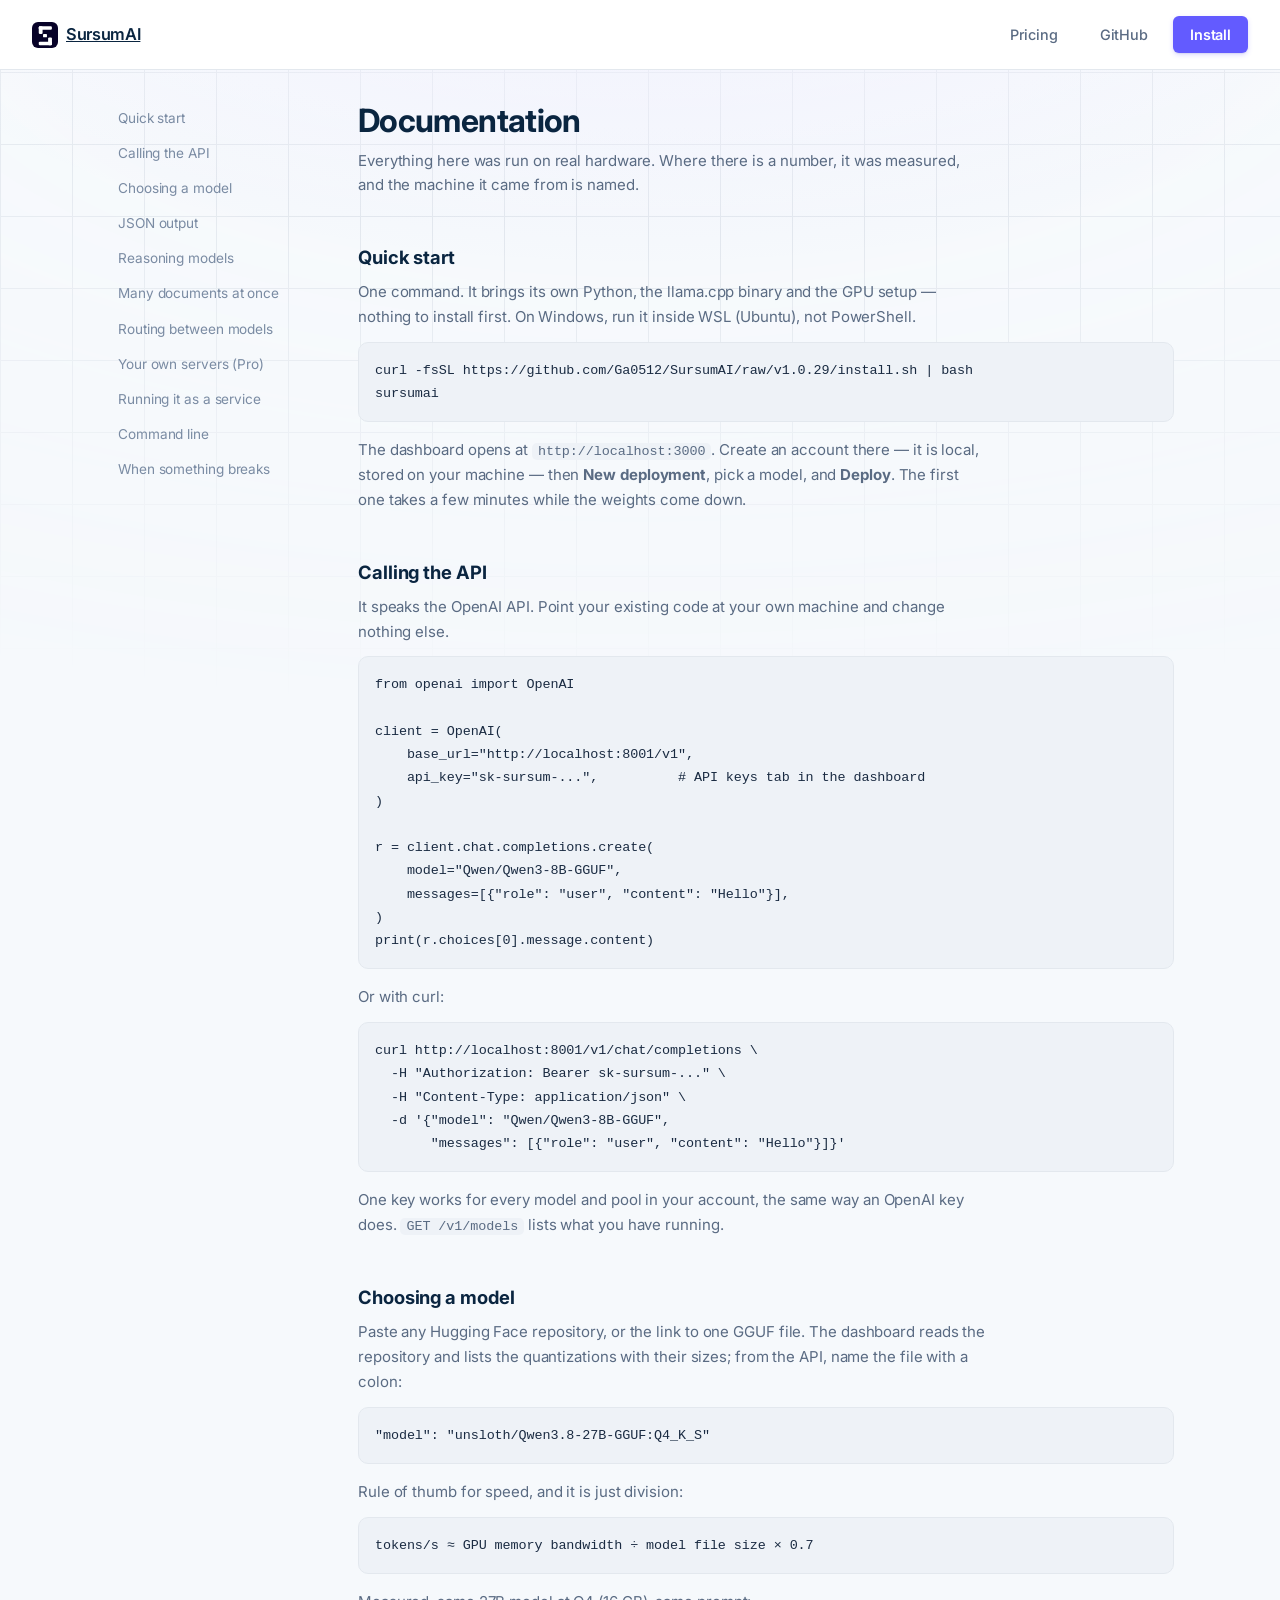
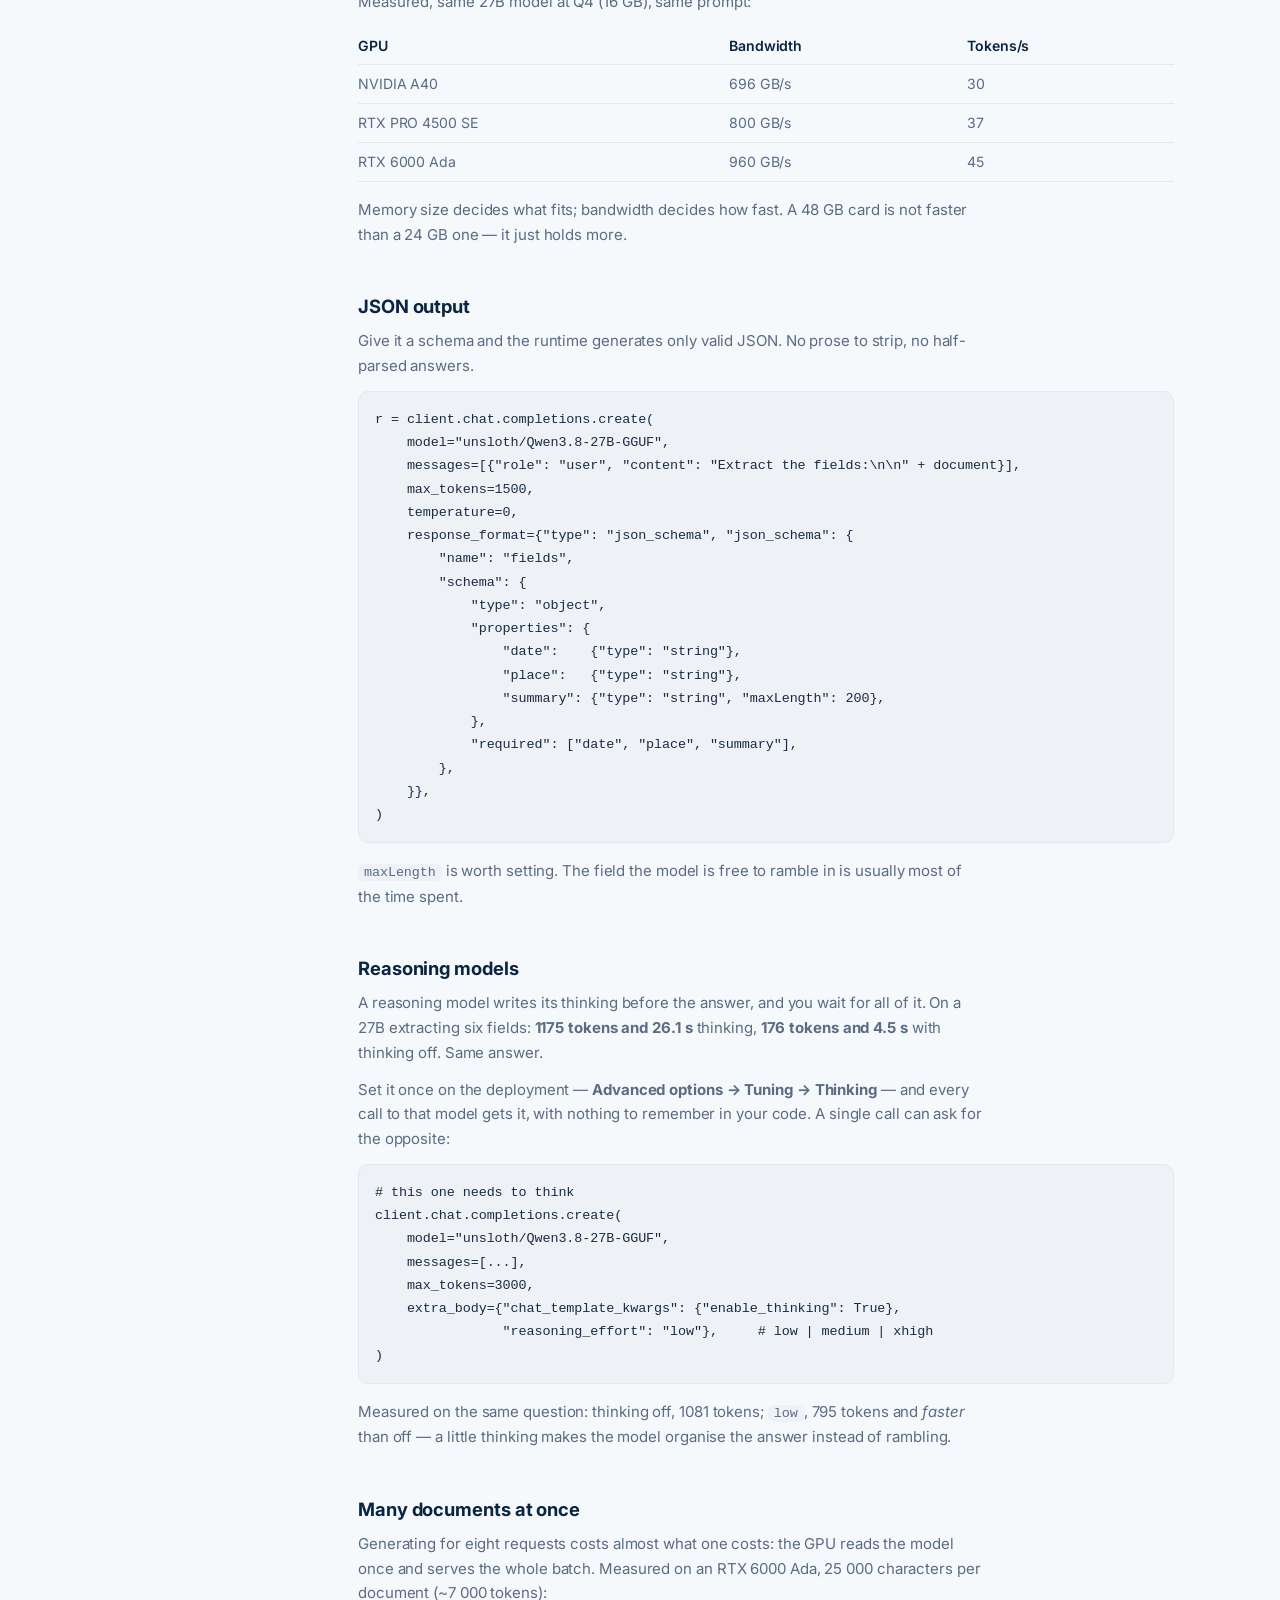
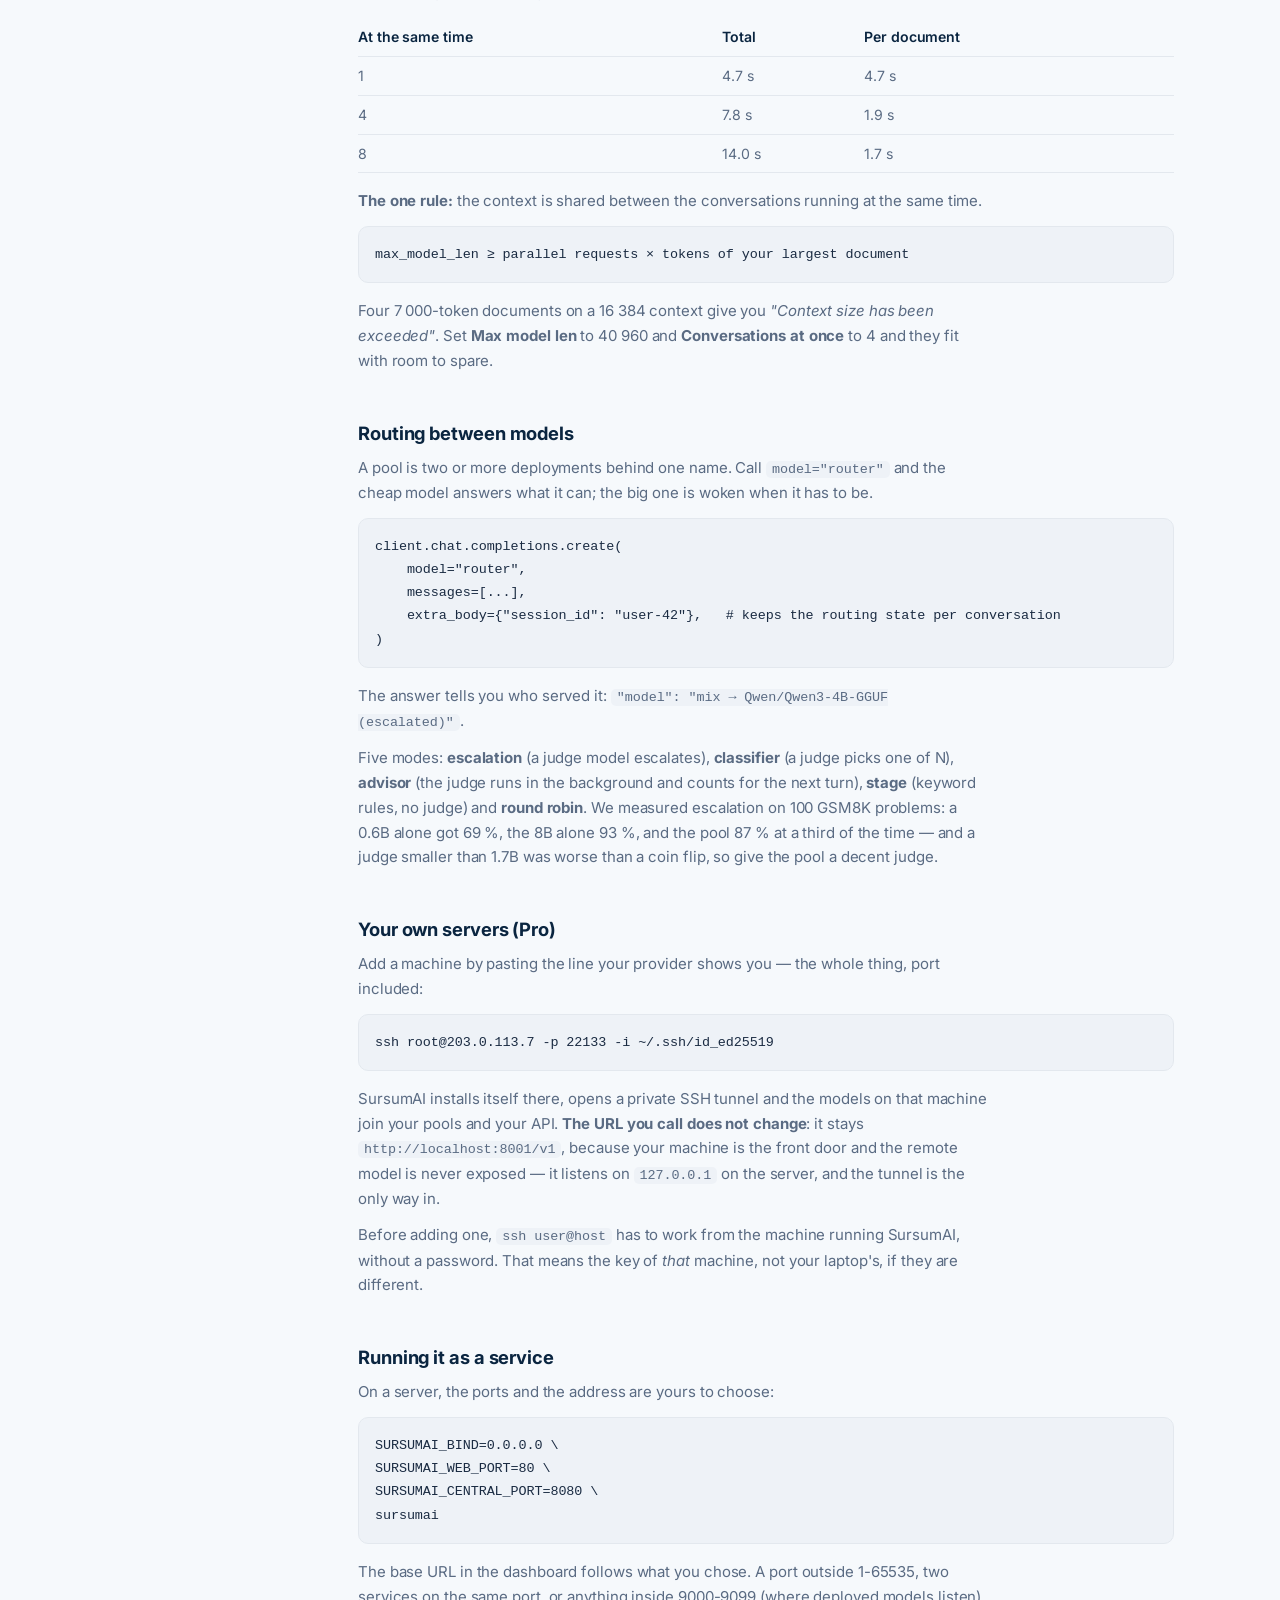
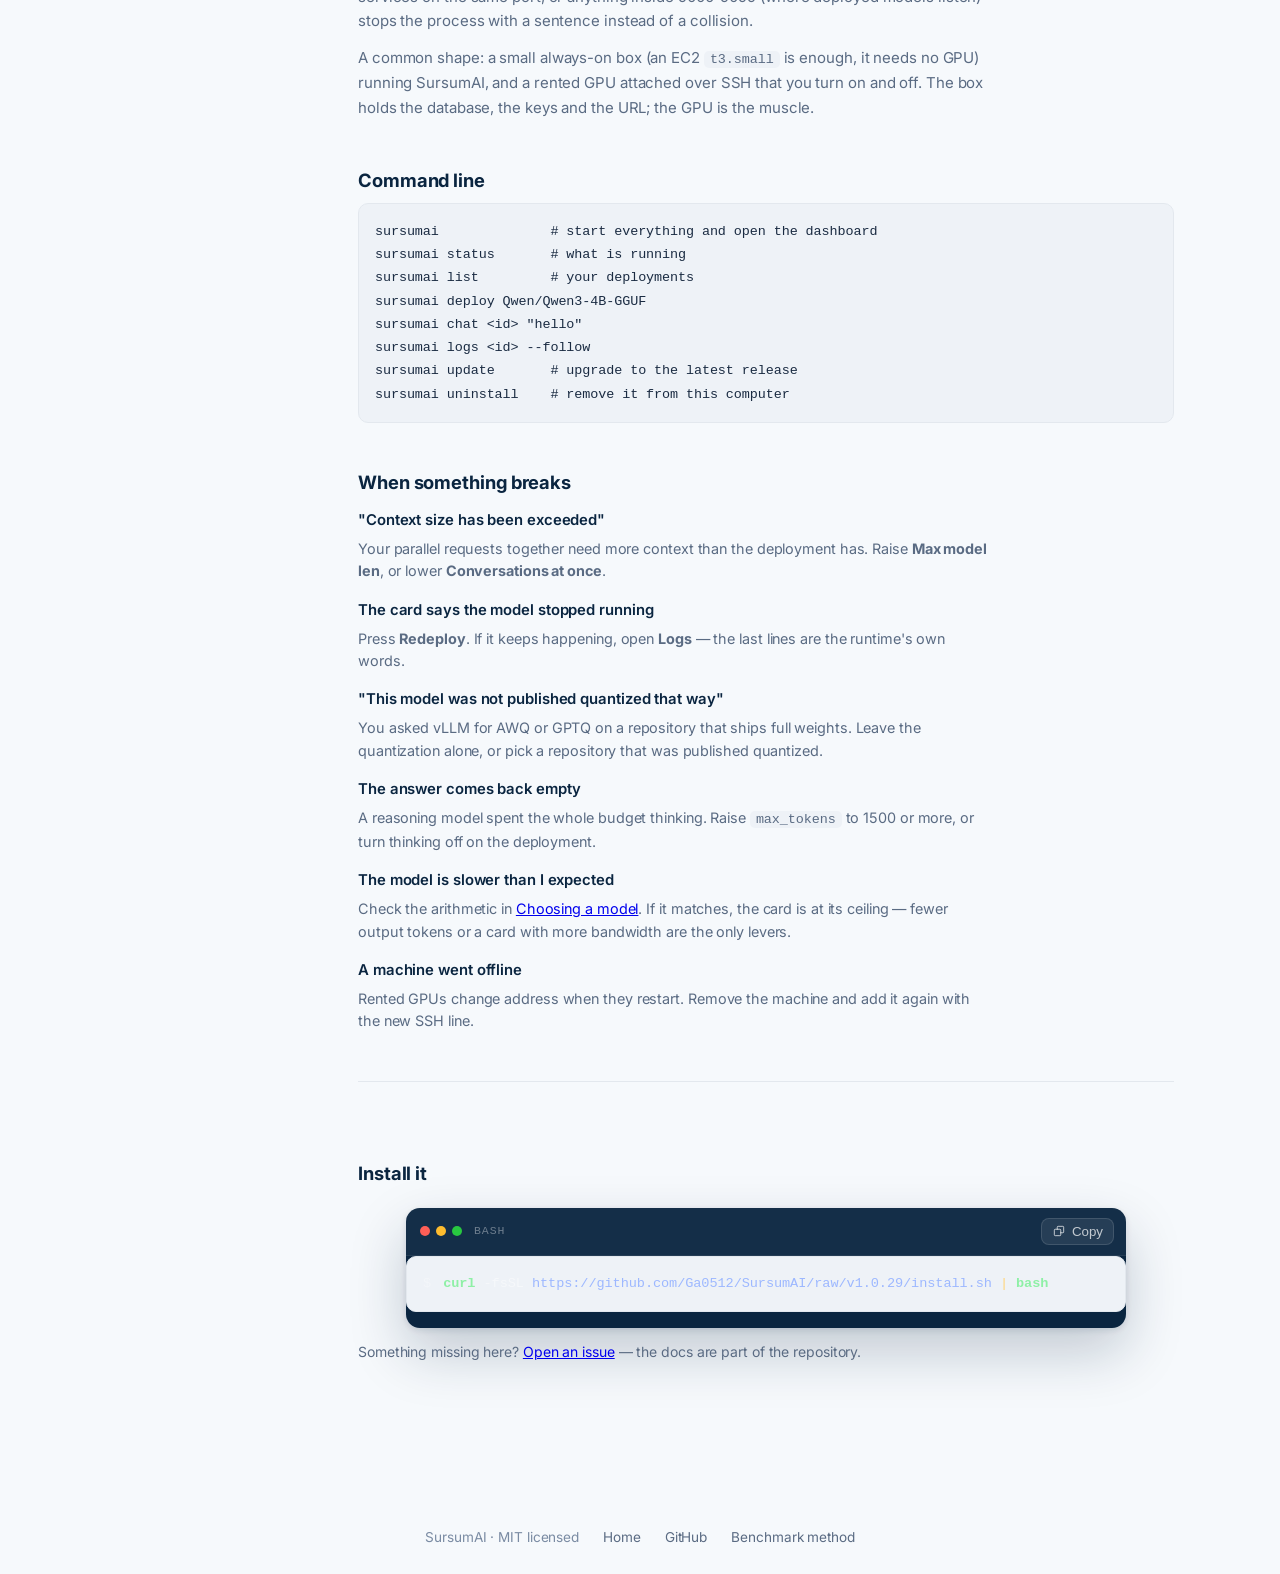
<file: site/docs.html>
<!DOCTYPE html>
<html lang="en">
<head>
  <meta charset="UTF-8" />
  <meta name="viewport" content="width=device-width, initial-scale=1.0" />
  <title>SursumAI docs — install, API, tuning</title>
  <meta name="description" content="How to install SursumAI, call it from your code with the OpenAI SDK, tune a deployment, and run models on your own servers over SSH." />
  <link rel="icon" type="image/svg+xml" href="favicon.svg" />
  <link rel="stylesheet" href="style.css" />
</head>
<body>
  <div class="bg"></div>

  <main id="landing">
    <nav class="nav">
      <a class="logo" href="/"><svg class="logo-mark" aria-hidden="true" xmlns="http://www.w3.org/2000/svg" viewBox="0 0 800 800"><rect width="800" height="800" fill="#070228"/><g fill="#fff"><rect x="208" y="130" width="404" height="105" rx="36"/><rect x="208" y="130" width="118" height="238" rx="36"/><rect x="340" y="368" width="120" height="105" rx="22"/><rect x="496" y="474" width="118" height="238" rx="36"/><rect x="208" y="606" width="406" height="106" rx="36"/></g></svg>SursumAI</a>
      <div class="site-links">
        <a class="btn btn-ghost" href="/#pricing">Pricing</a>
        <a class="btn btn-ghost" href="https://github.com/Ga0512/SursumAI" target="_blank" rel="noopener">GitHub</a>
        <a class="btn btn-primary" href="/#install">Install</a>
      </div>
    </nav>

    <div class="docs">
      <aside class="docs-nav">
        <a href="#start">Quick start</a>
        <a href="#api">Calling the API</a>
        <a href="#models">Choosing a model</a>
        <a href="#json">JSON output</a>
        <a href="#thinking">Reasoning models</a>
        <a href="#batch">Many documents at once</a>
        <a href="#router">Routing between models</a>
        <a href="#machines">Your own servers (Pro)</a>
        <a href="#service">Running it as a service</a>
        <a href="#cli">Command line</a>
        <a href="#trouble">When something breaks</a>
      </aside>

      <article class="docs-body">
        <h1>Documentation</h1>
        <p class="docs-lead">Everything here was run on real hardware. Where there is a
          number, it was measured, and the machine it came from is named.</p>

        <h2 id="start">Quick start</h2>
        <p>One command. It brings its own Python, the llama.cpp binary and the GPU
          setup — nothing to install first. On Windows, run it inside WSL (Ubuntu),
          not PowerShell.</p>
        <pre><code>curl -fsSL https://github.com/Ga0512/SursumAI/raw/v1.0.29/install.sh | bash
sursumai</code></pre>
        <p>The dashboard opens at <code>http://localhost:3000</code>. Create an account
          there — it is local, stored on your machine — then <b>New deployment</b>, pick
          a model, and <b>Deploy</b>. The first one takes a few minutes while the weights
          come down.</p>

        <h2 id="api">Calling the API</h2>
        <p>It speaks the OpenAI API. Point your existing code at your own machine and
          change nothing else.</p>
        <pre><code>from openai import OpenAI

client = OpenAI(
    base_url="http://localhost:8001/v1",
    api_key="sk-sursum-...",          # API keys tab in the dashboard
)

r = client.chat.completions.create(
    model="Qwen/Qwen3-8B-GGUF",
    messages=[{"role": "user", "content": "Hello"}],
)
print(r.choices[0].message.content)</code></pre>
        <p>Or with curl:</p>
        <pre><code>curl http://localhost:8001/v1/chat/completions \
  -H "Authorization: Bearer sk-sursum-..." \
  -H "Content-Type: application/json" \
  -d '{"model": "Qwen/Qwen3-8B-GGUF",
       "messages": [{"role": "user", "content": "Hello"}]}'</code></pre>
        <p>One key works for every model and pool in your account, the same way an
          OpenAI key does. <code>GET /v1/models</code> lists what you have running.</p>

        <h2 id="models">Choosing a model</h2>
        <p>Paste any Hugging Face repository, or the link to one GGUF file. The
          dashboard reads the repository and lists the quantizations with their sizes;
          from the API, name the file with a colon:</p>
        <pre><code>"model": "unsloth/Qwen3.8-27B-GGUF:Q4_K_S"</code></pre>
        <p>Rule of thumb for speed, and it is just division:</p>
        <pre><code>tokens/s ≈ GPU memory bandwidth ÷ model file size × 0.7</code></pre>
        <p>Measured, same 27B model at Q4 (16 GB), same prompt:</p>
        <table class="docs-table">
          <thead><tr><th>GPU</th><th>Bandwidth</th><th>Tokens/s</th></tr></thead>
          <tbody>
            <tr><td>NVIDIA A40</td><td>696 GB/s</td><td>30</td></tr>
            <tr><td>RTX PRO 4500 SE</td><td>800 GB/s</td><td>37</td></tr>
            <tr><td>RTX 6000 Ada</td><td>960 GB/s</td><td>45</td></tr>
          </tbody>
        </table>
        <p>Memory size decides what fits; bandwidth decides how fast. A 48 GB card is
          not faster than a 24 GB one — it just holds more.</p>

        <h2 id="json">JSON output</h2>
        <p>Give it a schema and the runtime generates only valid JSON. No prose to strip,
          no half-parsed answers.</p>
        <pre><code>r = client.chat.completions.create(
    model="unsloth/Qwen3.8-27B-GGUF",
    messages=[{"role": "user", "content": "Extract the fields:\n\n" + document}],
    max_tokens=1500,
    temperature=0,
    response_format={"type": "json_schema", "json_schema": {
        "name": "fields",
        "schema": {
            "type": "object",
            "properties": {
                "date":    {"type": "string"},
                "place":   {"type": "string"},
                "summary": {"type": "string", "maxLength": 200},
            },
            "required": ["date", "place", "summary"],
        },
    }},
)</code></pre>
        <p><code>maxLength</code> is worth setting. The field the model is free to ramble
          in is usually most of the time spent.</p>

        <h2 id="thinking">Reasoning models</h2>
        <p>A reasoning model writes its thinking before the answer, and you wait for all
          of it. On a 27B extracting six fields: <b>1175 tokens and 26.1 s</b> thinking,
          <b>176 tokens and 4.5 s</b> with thinking off. Same answer.</p>
        <p>Set it once on the deployment — <b>Advanced options → Tuning → Thinking</b> —
          and every call to that model gets it, with nothing to remember in your code.
          A single call can ask for the opposite:</p>
        <pre><code># this one needs to think
client.chat.completions.create(
    model="unsloth/Qwen3.8-27B-GGUF",
    messages=[...],
    max_tokens=3000,
    extra_body={"chat_template_kwargs": {"enable_thinking": True},
                "reasoning_effort": "low"},     # low | medium | xhigh
)</code></pre>
        <p>Measured on the same question: thinking off, 1081 tokens; <code>low</code>,
          795 tokens and <em>faster</em> than off — a little thinking makes the model
          organise the answer instead of rambling.</p>

        <h2 id="batch">Many documents at once</h2>
        <p>Generating for eight requests costs almost what one costs: the GPU reads the
          model once and serves the whole batch. Measured on an RTX 6000 Ada, 25 000
          characters per document (~7 000 tokens):</p>
        <table class="docs-table">
          <thead><tr><th>At the same time</th><th>Total</th><th>Per document</th></tr></thead>
          <tbody>
            <tr><td>1</td><td>4.7 s</td><td>4.7 s</td></tr>
            <tr><td>4</td><td>7.8 s</td><td>1.9 s</td></tr>
            <tr><td>8</td><td>14.0 s</td><td>1.7 s</td></tr>
          </tbody>
        </table>
        <p><b>The one rule:</b> the context is shared between the conversations running
          at the same time.</p>
        <pre><code>max_model_len ≥ parallel requests × tokens of your largest document</code></pre>
        <p>Four 7 000-token documents on a 16 384 context give you
          <em>"Context size has been exceeded"</em>. Set <b>Max model len</b> to 40 960
          and <b>Conversations at once</b> to 4 and they fit with room to spare.</p>

        <h2 id="router">Routing between models</h2>
        <p>A pool is two or more deployments behind one name. Call
          <code>model="router"</code> and the cheap model answers what it can; the big one
          is woken when it has to be.</p>
        <pre><code>client.chat.completions.create(
    model="router",
    messages=[...],
    extra_body={"session_id": "user-42"},   # keeps the routing state per conversation
)</code></pre>
        <p>The answer tells you who served it:
          <code>"model": "mix → Qwen/Qwen3-4B-GGUF (escalated)"</code>.</p>
        <p>Five modes: <b>escalation</b> (a judge model escalates), <b>classifier</b>
          (a judge picks one of N), <b>advisor</b> (the judge runs in the background and
          counts for the next turn), <b>stage</b> (keyword rules, no judge) and
          <b>round robin</b>. We measured escalation on 100 GSM8K problems: a 0.6B alone
          got 69 %, the 8B alone 93 %, and the pool 87 % at a third of the time — and a
          judge smaller than 1.7B was worse than a coin flip, so give the pool a decent
          judge.</p>

        <h2 id="machines">Your own servers (Pro)</h2>
        <p>Add a machine by pasting the line your provider shows you — the whole thing,
          port included:</p>
        <pre><code>ssh root@203.0.113.7 -p 22133 -i ~/.ssh/id_ed25519</code></pre>
        <p>SursumAI installs itself there, opens a private SSH tunnel and the models on
          that machine join your pools and your API. <b>The URL you call does not
          change</b>: it stays <code>http://localhost:8001/v1</code>, because your
          machine is the front door and the remote model is never exposed — it listens on
          <code>127.0.0.1</code> on the server, and the tunnel is the only way in.</p>
        <p>Before adding one, <code>ssh user@host</code> has to work from the machine
          running SursumAI, without a password. That means the key of <em>that</em>
          machine, not your laptop's, if they are different.</p>

        <h2 id="service">Running it as a service</h2>
        <p>On a server, the ports and the address are yours to choose:</p>
        <pre><code>SURSUMAI_BIND=0.0.0.0 \
SURSUMAI_WEB_PORT=80 \
SURSUMAI_CENTRAL_PORT=8080 \
sursumai</code></pre>
        <p>The base URL in the dashboard follows what you chose. A port outside
          1-65535, two services on the same port, or anything inside 9000-9099 (where
          deployed models listen) stops the process with a sentence instead of a
          collision.</p>
        <p>A common shape: a small always-on box (an EC2 <code>t3.small</code> is enough,
          it needs no GPU) running SursumAI, and a rented GPU attached over SSH that you
          turn on and off. The box holds the database, the keys and the URL; the GPU is
          the muscle.</p>

        <h2 id="cli">Command line</h2>
        <pre><code>sursumai              # start everything and open the dashboard
sursumai status       # what is running
sursumai list         # your deployments
sursumai deploy Qwen/Qwen3-4B-GGUF
sursumai chat &lt;id&gt; "hello"
sursumai logs &lt;id&gt; --follow
sursumai update       # upgrade to the latest release
sursumai uninstall    # remove it from this computer</code></pre>

        <h2 id="trouble">When something breaks</h2>
        <dl class="docs-faq">
          <dt>"Context size has been exceeded"</dt>
          <dd>Your parallel requests together need more context than the deployment has.
            Raise <b>Max model len</b>, or lower <b>Conversations at once</b>.</dd>

          <dt>The card says the model stopped running</dt>
          <dd>Press <b>Redeploy</b>. If it keeps happening, open <b>Logs</b> — the last
            lines are the runtime's own words.</dd>

          <dt>"This model was not published quantized that way"</dt>
          <dd>You asked vLLM for AWQ or GPTQ on a repository that ships full weights.
            Leave the quantization alone, or pick a repository that was published
            quantized.</dd>

          <dt>The answer comes back empty</dt>
          <dd>A reasoning model spent the whole budget thinking. Raise
            <code>max_tokens</code> to 1500 or more, or turn thinking off on the
            deployment.</dd>

          <dt>The model is slower than I expected</dt>
          <dd>Check the arithmetic in <a href="#models">Choosing a model</a>. If it
            matches, the card is at its ceiling — fewer output tokens or a card with more
            bandwidth are the only levers.</dd>

          <dt>A machine went offline</dt>
          <dd>Rented GPUs change address when they restart. Remove the machine and add it
            again with the new SSH line.</dd>
        </dl>

        <div class="docs-cta">
          <h2>Install it</h2>
          <div class="term" data-copy="curl -fsSL https://github.com/Ga0512/SursumAI/raw/v1.0.29/install.sh | bash">
        <div class="term-bar">
          <span class="term-dots"><i></i><i></i><i></i></span>
          <span class="term-name">bash</span>
          <button class="term-copy" onclick="copyInstall(this)" aria-label="Copy the install command">
            <svg viewBox="0 0 24 24" aria-hidden="true"><path d="M9 9V5.5A1.5 1.5 0 0 1 10.5 4h8A1.5 1.5 0 0 1 20 5.5v8a1.5 1.5 0 0 1-1.5 1.5H15" fill="none" stroke="currentColor" stroke-width="1.7" stroke-linecap="round"/><rect x="4" y="9" width="11" height="11" rx="1.6" fill="none" stroke="currentColor" stroke-width="1.7"/></svg>
            <span>Copy</span>
          </button>
        </div>
        <pre class="term-body"><span class="term-prompt">$</span> <span class="term-cmd">curl</span> <span class="term-flag">-fsSL</span> <span class="term-url">https://github.com/Ga0512/SursumAI/raw/v1.0.29/install.sh</span> <span class="term-pipe">|</span> <span class="term-cmd">bash</span></pre>
      </div>
          <p class="install-note">Something missing here?
            <a href="https://github.com/Ga0512/SursumAI/issues" target="_blank" rel="noopener">Open an issue</a> —
            the docs are part of the repository.</p>
        </div>
      </article>
    </div>
  </main>

  <footer class="site-foot">
    <span>SursumAI &middot; MIT licensed</span>
    <a href="/">Home</a>
    <a href="https://github.com/Ga0512/SursumAI" target="_blank" rel="noopener">GitHub</a>
    <a href="https://github.com/Ga0512/SursumAI/tree/main/bench" target="_blank" rel="noopener">Benchmark method</a>
  </footer>

  <script src="site.js"></script>
</body>
</html>
</file>
<file: site/style.css>
@import url('https://fonts.googleapis.com/css2?family=Inter:wght@400;500;600;700&display=swap');

/* ==========================================================================
   Design tokens
   Solid surfaces, hairline borders, layered soft shadows, one accent colour.
   Nothing translucent: glass blur made every screen read as busy.
   ========================================================================== */
:root {
  --bg: #f6f9fc;
  --surface: #ffffff;
  --surface-soft: #f6f9fc;
  --surface-sunken: #eef2f7;
  --ink: #0a2540;          /* headings */
  --text: #1a2b42;         /* body */
  --text-soft: #5a6b83;    /* secondary */
  --text-muted: #7a8ba3;   /* tertiary, labels */
  --border: #e3e8ee;
  --border-strong: #d3dbe5;

  --accent: #635bff;
  --accent-hover: #524bdb;
  --accent-soft: #f1f0ff;
  --accent-ring: rgba(99, 91, 255, 0.22);

  --green: #0e7c5a;
  --green-soft: #e6f5ef;
  --amber: #a95c00;
  --amber-soft: #fdf3e6;
  --red: #c1274f;
  --red-soft: #fdeef2;

  --ink-panel: #0a2540;    /* dark panels: code, chat, logs */
  --ink-panel-text: #d7e0ee;

  /* one spacing scale, so gaps stop being ad-hoc */
  --s1: 4px;  --s2: 8px;  --s3: 12px; --s4: 16px;
  --s5: 24px; --s6: 32px; --s7: 48px; --s8: 72px;

  --r-sm: 6px;
  --r: 8px;
  --r-lg: 12px;

  --shadow-sm: 0 1px 1px rgba(10, 37, 64, 0.04), 0 2px 5px rgba(10, 37, 64, 0.04);
  --shadow: 0 1px 1px rgba(10, 37, 64, 0.04), 0 6px 14px -6px rgba(10, 37, 64, 0.12);
  --shadow-lg: 0 2px 4px rgba(10, 37, 64, 0.06), 0 24px 48px -16px rgba(10, 37, 64, 0.22);
  --ring: 0 0 0 3px var(--accent-ring);
}

* { margin: 0; padding: 0; box-sizing: border-box; }

body {
  font-family: 'Inter', system-ui, -apple-system, sans-serif;
  font-size: 15px;
  line-height: 1.55;
  letter-spacing: -0.006em;
  color: var(--text);
  background: var(--bg);
  min-height: 100vh;
  overflow-x: hidden;
  -webkit-font-smoothing: antialiased;
}

h1, h2, h3 { color: var(--ink); line-height: 1.2; }

/* One focus treatment for the whole app — keyboard navigation should never
   leave you guessing where you are. */
:focus-visible {
  outline: none;
  box-shadow: var(--ring);
  border-radius: var(--r-sm);
}

::selection { background: var(--accent-soft); }

.bg {
  position: fixed;
  inset: 0;
  z-index: -1;
  /* a faint grid under a soft glow: the page looks designed without a single
     decoration competing with the content */
  background:
    radial-gradient(90% 50% at 50% -5%, rgba(99, 91, 255, 0.07) 0%, rgba(99, 91, 255, 0) 70%),
    radial-gradient(120% 60% at 50% -10%, #ffffff 0%, rgba(255, 255, 255, 0) 60%),
    linear-gradient(var(--border) 1px, transparent 1px) 0 0 / 100% 72px,
    linear-gradient(90deg, var(--border) 1px, transparent 1px) 0 0 / 72px 100%,
    var(--bg);
  mask-image: radial-gradient(130% 80% at 50% 0%, #000 35%, rgba(0, 0, 0, 0.35) 75%, transparent 100%);
}

.token-chip {
  display: inline-block;
  padding: 0.2em 0.55em;
  border-radius: var(--r-sm);
  font-weight: 600;
  font-size: 0.8em;
  color: #fff;
}
.tc-blue { background: var(--accent); }
.tc-purple { background: #7a5af8; }
.tc-green { background: var(--green); }
.tc-pink { background: #be185d; }
.tc-amber { background: var(--amber); }

/* --- surfaces --------------------------------------------------------- */
.glass,
.feature, .step, .landing-col,
.deploy-card, .modal, .auth-card {
  background: var(--surface);
  border: 1px solid var(--border);
  border-radius: var(--r-lg);
  box-shadow: var(--shadow-sm);
}

/* ==========================================================================
   Buttons
   ========================================================================== */
.btn {
  display: inline-flex;
  align-items: center;
  justify-content: center;
  gap: var(--s2);
  font-family: inherit;
  font-weight: 500;
  font-size: 0.9rem;
  line-height: 1.2;
  padding: 0.62em 1.1em;
  border-radius: var(--r-sm);
  border: 1px solid var(--border-strong);
  background: var(--surface);
  color: var(--text);
  cursor: pointer;
  white-space: nowrap;
  box-shadow: var(--shadow-sm);
  transition: background 0.12s ease, border-color 0.12s ease,
              box-shadow 0.12s ease, color 0.12s ease;
}
.btn:hover { background: var(--surface-soft); border-color: #c3cddb; }
.btn:active { background: var(--surface-sunken); box-shadow: none; }
.btn:disabled { opacity: 0.5; cursor: not-allowed; box-shadow: none; }
.btn:disabled:hover { background: var(--surface); border-color: var(--border-strong); }

.btn-primary {
  background: var(--accent);
  color: #fff;
  border-color: transparent;
  font-weight: 600;
  box-shadow: 0 1px 1px rgba(10, 37, 64, 0.06), 0 2px 5px rgba(99, 91, 255, 0.22);
}
.btn-primary:hover { background: var(--accent-hover); border-color: transparent; }
.btn-primary:active { background: #463fc4; }
.btn-primary:disabled:hover { background: var(--accent); }

.btn-ghost {
  background: transparent;
  border-color: transparent;
  box-shadow: none;
  color: var(--text-soft);
}
.btn-ghost:hover { background: var(--surface-sunken); border-color: transparent; color: var(--ink); }

.btn-danger {
  background: var(--surface);
  color: var(--red);
  border-color: #f0c9d4;
  box-shadow: var(--shadow-sm);
}
.btn-danger:hover { background: var(--red-soft); border-color: #e5a9ba; }

.btn-sm { padding: 0.4em 0.75em; font-size: 0.78rem; }

/* ==========================================================================
   Form controls
   ========================================================================== */
.field { display: flex; flex-direction: column; gap: var(--s1); }
.field label {
  font-size: 0.8rem;
  font-weight: 500;
  color: var(--text-soft);
}

.input, .select {
  font-family: inherit;
  font-size: 0.9rem;
  color: var(--text);
  padding: 0.6em 0.8em;
  border-radius: var(--r-sm);
  border: 1px solid var(--border-strong);
  background: var(--surface);
  box-shadow: var(--shadow-sm);
  outline: none;
  transition: border-color 0.12s ease, box-shadow 0.12s ease;
}
.input::placeholder { color: var(--text-muted); }
.input:hover, .select:hover { border-color: #c3cddb; }
.input:focus, .select:focus {
  border-color: var(--accent);
  box-shadow: var(--ring);
}
select.input, .select { cursor: pointer; }

/* ==========================================================================
   Landing
   ========================================================================== */
.hero { padding: var(--s8) var(--s5) var(--s6); text-align: center; }
.hero h1 {
  font-size: clamp(2.2rem, 5.5vw, 3.6rem);
  font-weight: 700;
  letter-spacing: -0.035em;
  line-height: 1.1;
  max-width: 860px;
  margin: 0 auto var(--s5);
}
.hero .sub {
  font-size: clamp(1rem, 1.6vw, 1.15rem);
  color: var(--text-soft);
  max-width: 620px;
  margin: 0 auto var(--s6);
}
.hero .actions { display: flex; gap: var(--s3); justify-content: center; flex-wrap: wrap; }
.hero .actions .btn { padding: 0.72em 1.4em; font-size: 0.95rem; }
.hero .typing {
  display: inline-block;
  border-right: 3px solid var(--accent);
  padding-right: 4px;
  animation: blink 0.9s step-end infinite;
}
@keyframes blink { 50% { border-color: transparent; } }

.hero-shot { max-width: 920px; margin: var(--s2) auto 0; padding: 0 var(--s5); }
.hero-shot img {
  width: 100%;
  display: block;
  border-radius: var(--r-lg);
  border: 1px solid var(--border);
  box-shadow: var(--shadow-lg);
}

.landing-section { max-width: 960px; margin: 0 auto; padding: var(--s8) var(--s5) 0; text-align: center; }
.landing-section h2 {
  font-size: clamp(1.5rem, 3vw, 2rem);
  font-weight: 700;
  letter-spacing: -0.025em;
  margin-bottom: var(--s2);
}
.landing-sub { color: var(--text-soft); max-width: 600px; margin: 0 auto var(--s6); }

.feature-grid, .steps { display: grid; grid-template-columns: repeat(3, 1fr); gap: var(--s3); text-align: left; }
.feature, .step, .landing-col { padding: var(--s5); }
.feature svg { width: 22px; height: 22px; color: var(--accent); margin-bottom: var(--s3); }
.feature h3, .step h3, .landing-col h3 { font-size: 0.98rem; font-weight: 600; margin-bottom: var(--s1); }
.feature p, .step p, .landing-col p { font-size: 0.875rem; color: var(--text-soft); }
.feature code, .install-note code, .hint code {
  font-family: ui-monospace, SFMono-Regular, Menlo, monospace;
  font-size: 0.9em;
  background: var(--surface-sunken);
  padding: 1px 5px;
  border-radius: 4px;
}

.step-num {
  width: 24px; height: 24px;
  display: grid; place-items: center;
  border-radius: 50%;
  background: var(--accent-soft);
  color: var(--accent);
  font-size: 0.78rem; font-weight: 600;
  margin-bottom: var(--s3);
}

.landing-cols { display: grid; grid-template-columns: 1fr 1fr; gap: var(--s3); text-align: left; }

.landing-cta { max-width: 960px; margin: var(--s8) auto 0; padding: var(--s7) var(--s5); text-align: center; }
.landing-cta h2 { font-size: clamp(1.5rem, 3vw, 2rem); font-weight: 700; letter-spacing: -0.025em; margin-bottom: var(--s2); }
.landing-cta p { color: var(--text-soft); margin-bottom: var(--s5); }

.landing-install { max-width: 960px; margin: var(--s8) auto 0; padding: 0 var(--s5); text-align: center; }
.landing-install h2 { font-size: clamp(1.5rem, 3vw, 2rem); font-weight: 700; letter-spacing: -0.025em; margin-bottom: var(--s2); }
.install-box {
  display: flex; align-items: center; gap: var(--s3);
  background: var(--ink-panel);
  border-radius: var(--r);
  padding: var(--s3) var(--s4);
  max-width: 760px;
  margin: 0 auto var(--s3);
  box-shadow: var(--shadow);
}
.install-cmd {
  flex: 1; min-width: 0; text-align: left;
  font-family: ui-monospace, SFMono-Regular, Menlo, monospace;
  font-size: 0.84rem;
  color: var(--ink-panel-text);
  overflow-x: auto;
  white-space: nowrap;
}
.install-copy {
  flex: none;
  background: rgba(255,255,255,0.1);
  color: #fff;
  border-color: rgba(255,255,255,0.18);
  box-shadow: none;
  font-size: 0.8rem;
  padding: 0.45em 0.9em;
}
.install-copy:hover { background: rgba(255,255,255,0.18); border-color: rgba(255,255,255,0.28); }
.install-note { font-size: 0.875rem; color: var(--text-soft); }

/* --- router benchmark ------------------------------------------------- */
.bench {
  display: grid; grid-template-columns: 1.5fr 1fr; gap: var(--s3);
  text-align: left; align-items: stretch;
}
/* grid and flex children default to min-width:auto, so a nowrap cell or a
   long command widens the whole page past the phone and gets clipped */
.bench > * { min-width: 0; }
.bench-table-wrap {
  background: var(--surface);
  border: 1px solid var(--border);
  border-radius: var(--r-lg);
  box-shadow: var(--shadow-sm);
  overflow-x: auto;
}
.bench-table { width: 100%; height: 100%; border-collapse: collapse; font-size: 0.9rem; }
.bench-table th {
  text-align: left; font-weight: 500; font-size: 0.75rem;
  text-transform: uppercase; letter-spacing: 0.05em;
  color: var(--text-muted);
  padding: var(--s3) var(--s4);
  border-bottom: 1px solid var(--border);
}
.bench-table td {
  padding: var(--s3) var(--s4);
  border-bottom: 1px solid var(--border);
  color: var(--text);
  font-variant-numeric: tabular-nums;
}
.bench-table tr:last-child td { border-bottom: none; }
.bench-table th:not(:first-child), .bench-table td:not(:first-child) { text-align: right; white-space: nowrap; }
.bench-hl td { background: var(--accent-soft); color: var(--ink); font-weight: 600; }
.bench-note { display: block; font-size: 0.75rem; font-weight: 400; color: var(--text-soft); }

.bench-facts { display: grid; gap: var(--s3); }
.bench-fact {
  background: var(--surface);
  border: 1px solid var(--border);
  border-radius: var(--r-lg);
  box-shadow: var(--shadow-sm);
  padding: var(--s4) var(--s5);
  display: flex; flex-direction: column; gap: var(--s1);
}
.bench-fact b {
  font-size: 1.9rem; font-weight: 700; letter-spacing: -0.03em;
  color: var(--accent); font-variant-numeric: tabular-nums; line-height: 1.1;
}
.bench-fact span { font-size: 0.85rem; color: var(--text-soft); line-height: 1.45; }
/* the negative result gets the same weight as the positive one, on purpose */
.bench-fact-neg b { color: var(--red); }

.bench-caveat {
  max-width: 720px; margin: var(--s4) auto 0;
  font-size: 0.85rem; color: var(--text-muted);
}
.bench-caveat a { color: var(--accent); text-decoration: none; font-weight: 500; }
.bench-caveat a:hover { text-decoration: underline; }

/* ==========================================================================
   Auth
   ========================================================================== */
.auth-wrap { min-height: 88vh; display: grid; place-items: center; padding: var(--s5); }
.auth-card { width: 100%; max-width: 400px; padding: var(--s6); box-shadow: var(--shadow); }
.auth-card h2 { font-size: 1.4rem; letter-spacing: -0.02em; margin-bottom: var(--s1); }
.auth-card > p { color: var(--text-soft); font-size: 0.9rem; margin-bottom: var(--s5); }
.auth-card .field { margin-bottom: var(--s4); text-align: left; }
.auth-card .btn { width: 100%; }
.auth-card .btn-primary { margin-top: var(--s2); padding: 0.7em 1.1em; }
.auth-card .btn-ghost { margin-top: var(--s2); }

/* ==========================================================================
   Shell: nav + dashboard
   ========================================================================== */
.nav {
  display: flex; align-items: center; justify-content: space-between;
  gap: var(--s4);
  padding: var(--s4) var(--s6);
  background: var(--surface);
  border-bottom: 1px solid var(--border);
}
.nav .logo {
  font-weight: 600; font-size: 1.02rem; letter-spacing: -0.02em;
  color: var(--ink);
  display: inline-flex; align-items: center; gap: var(--s2);
}
.logo-mark { width: 26px; height: 26px; border-radius: var(--r-sm); display: block; }
.nav-right { display: flex; align-items: center; gap: var(--s2); }
.nav > div { display: flex; align-items: center; gap: var(--s2); }
.nav-user { font-size: 0.85rem; color: var(--text-muted); }

.dash { max-width: 1080px; margin: 0 auto; padding: var(--s6) var(--s5) var(--s8); }

.update-banner {
  display: flex; align-items: center; justify-content: space-between; gap: var(--s3);
  background: var(--amber-soft);
  border: 1px solid #f0dcc0;
  border-radius: var(--r);
  padding: var(--s3) var(--s4);
  margin-bottom: var(--s5);
  color: #7a4400;
  font-size: 0.875rem;
}
.update-btn { flex: none; }
.update-btn:disabled { opacity: 0.6; cursor: not-allowed; }

.dash-head {
  display: flex; align-items: center; justify-content: space-between;
  gap: var(--s4); flex-wrap: wrap;
  margin-bottom: var(--s5);
  border-bottom: 1px solid var(--border);
}
.dash-head h2 { font-size: 1.5rem; letter-spacing: -0.025em; }
.dash-head > div:last-child { display: flex; gap: var(--s2); padding-bottom: var(--s3); }

/* Underlined tabs rather than filled pills: four solid blue blocks in a row
   was the loudest thing on the screen and none of it was the content. */
.dash-tabs { display: flex; gap: var(--s5); }
.dash-tab {
  background: none; border: none; cursor: pointer; font-family: inherit;
  font-size: 0.9rem; font-weight: 500; color: var(--text-soft);
  padding: var(--s2) 0 var(--s3);
  border-bottom: 2px solid transparent;
  margin-bottom: -1px;
  transition: color 0.12s ease, border-color 0.12s ease;
}
.dash-tab:hover { color: var(--ink); }
.dash-tab.active { color: var(--accent); border-bottom-color: var(--accent); font-weight: 600; }

.sursum-grid { display: grid; gap: var(--s3); }

/* ==========================================================================
   Deploy cards
   ========================================================================== */
.deploy-card {
  padding: var(--s5);
  display: flex; flex-direction: column; gap: var(--s3);
  cursor: pointer;
  transition: border-color 0.12s ease, box-shadow 0.12s ease;
}
.deploy-card:hover { border-color: var(--border-strong); box-shadow: var(--shadow); }
/* pool cards have no click-through; only their buttons act */
.pool-card { cursor: default; }
.deploy-card .meta em { font-style: normal; color: var(--red); }
.deploy-card .row { display: flex; align-items: center; justify-content: space-between; gap: var(--s3); }
.deploy-card .row .url { flex: 1; min-width: 0; }
.deploy-card .model { font-weight: 600; font-size: 1.05rem; color: var(--ink); letter-spacing: -0.015em; }
.deploy-card .meta { font-size: 0.82rem; color: var(--text-muted); }
.deploy-card .url,
.url {
  font-family: ui-monospace, SFMono-Regular, Menlo, monospace;
  font-size: 0.82rem;
  color: var(--text-soft);
  background: var(--surface-soft);
  border: 1px solid var(--border);
  padding: 0.5em 0.7em;
  border-radius: var(--r-sm);
  overflow: hidden; text-overflow: ellipsis; white-space: nowrap;
}

.status { display: inline-flex; align-items: center; gap: var(--s2); font-weight: 500; font-size: 0.82rem; }
.status .dot { width: 8px; height: 8px; border-radius: 50%; flex: none; }
.status.healthy { color: var(--green); }
.status.healthy .dot { background: var(--green); box-shadow: 0 0 0 3px var(--green-soft); }
.status.pending, .status.checking, .status.provisioning, .status.redeploying { color: var(--amber); }
.status.pending .dot, .status.checking .dot,
.status.provisioning .dot, .status.redeploying .dot {
  background: var(--amber);
  box-shadow: 0 0 0 3px var(--amber-soft);
  animation: pulse 1.4s ease-in-out infinite;
}
.status.failed { color: var(--red); }
.status.failed .dot { background: var(--red); box-shadow: 0 0 0 3px var(--red-soft); }
@keyframes pulse { 50% { opacity: 0.4; } }

.preflight { display: flex; flex-direction: column; gap: var(--s1); font-size: 0.82rem; }
.preflight-item { display: flex; align-items: center; gap: var(--s2); }
.preflight-item.ok { color: var(--green); }
.preflight-item.bad { color: var(--red); }

.card-actions { display: flex; gap: var(--s2); flex-wrap: wrap; }
.card-actions .btn { padding: 0.45em 0.9em; font-size: 0.82rem; }

.empty {
  text-align: center;
  padding: var(--s8) var(--s5);
  color: var(--text-soft);
  background: var(--surface);
  border: 1px dashed var(--border-strong);
  border-radius: var(--r-lg);
}
.empty h3 { font-size: 1.15rem; margin-bottom: var(--s2); letter-spacing: -0.02em; }

/* ==========================================================================
   Modal
   ========================================================================== */
.overlay {
  position: fixed; inset: 0; z-index: 50;
  background: rgba(10, 37, 64, 0.32);
  display: grid; place-items: center;
  padding: var(--s5);
  overflow-y: auto;
  animation: fade 0.14s ease;
}
@keyframes fade { from { opacity: 0; } }
.modal {
  width: 100%; max-width: 620px;
  max-height: calc(100vh - 48px);
  padding: var(--s6);
  overflow-y: auto;
  overscroll-behavior: contain;
  box-shadow: var(--shadow-lg);
  animation: rise 0.16s ease;
}
@keyframes rise { from { opacity: 0; transform: translateY(6px); } }
.modal h3 { font-size: 1.2rem; letter-spacing: -0.02em; }
.modal-head { display: flex; align-items: flex-start; justify-content: space-between; gap: var(--s4); margin-bottom: var(--s5); }
.modal-sub { font-size: 0.85rem; color: var(--text-soft); margin-top: var(--s1); }
.modal-close {
  background: none; border: none; cursor: pointer;
  font-size: 1rem; color: var(--text-muted);
  width: 28px; height: 28px; flex: none;
  display: grid; place-items: center;
  border-radius: var(--r-sm); line-height: 1;
}
.modal-close:hover { background: var(--surface-sunken); color: var(--ink); }

.sec { margin-bottom: var(--s5); }
.sec-head { display: flex; align-items: center; gap: var(--s2); margin-bottom: var(--s3); }
.sec-num {
  width: 20px; height: 20px; flex: none;
  display: grid; place-items: center;
  border-radius: 50%;
  background: var(--accent-soft);
  color: var(--accent);
  font-size: 0.7rem; font-weight: 600;
}
.sec-title { font-size: 0.9rem; font-weight: 600; color: var(--ink); }

.runtime-note {
  font-size: 0.85rem;
  color: var(--text-soft);
  background: var(--surface-soft);
  border: 1px solid var(--border);
  border-left: 3px solid var(--accent);
  border-radius: var(--r-sm);
  padding: var(--s3) var(--s4);
  margin-bottom: var(--s4);
}

.advanced {
  margin-bottom: var(--s5);
  border: 1px solid var(--border);
  border-radius: var(--r);
  padding: var(--s3) var(--s4);
}
.advanced summary {
  cursor: pointer;
  font-size: 0.875rem; font-weight: 500;
  color: var(--text-soft);
  user-select: none; list-style: none;
}
.advanced summary:hover { color: var(--ink); }
.advanced summary::-webkit-details-marker { display: none; }
.advanced summary::before { content: "▸ "; color: var(--text-muted); }
.advanced[open] summary::before { content: "▾ "; }
.advanced[open] .sec { margin-top: var(--s4); }
.advanced[open] .sec:last-child { margin-bottom: var(--s2); }

/* ==========================================================================
   Selectable cards (runtime / target / provider / model)
   One selected treatment everywhere: accent border + tinted ground.
   No hover lift — a page where everything jumps reads as restless.
   ========================================================================== */
.runtime-cards, .target-cards { display: grid; grid-template-columns: 1fr 1fr; gap: var(--s3); }

.runtime-card, .target-card, .provider {
  position: relative;
  text-align: left;
  font-family: inherit;
  cursor: pointer;
  border: 1px solid var(--border-strong);
  background: var(--surface);
  border-radius: var(--r);
  box-shadow: var(--shadow-sm);
  transition: border-color 0.12s ease, background 0.12s ease, box-shadow 0.12s ease;
}
.runtime-card:hover, .target-card:hover:not(.disabled), .provider:hover {
  border-color: #c3cddb;
  background: var(--surface-soft);
}
.runtime-card.active, .target-card.active, .provider.active {
  border-color: var(--accent);
  background: var(--accent-soft);
  box-shadow: var(--ring);
}
.target-card.disabled { opacity: 0.5; cursor: not-allowed; }

.runtime-card { display: flex; flex-direction: column; align-items: flex-start; gap: var(--s1); padding: var(--s4); }
.rlogo { width: 30px; height: 30px; border-radius: var(--r-sm); object-fit: cover; border: 1px solid var(--border); margin-bottom: var(--s1); }
.rname { font-weight: 600; font-size: 0.92rem; color: var(--ink); }
.rdesc { font-size: 0.78rem; color: var(--text-soft); line-height: 1.4; }
.rtag {
  margin-top: var(--s1);
  font-size: 0.7rem; font-weight: 500;
  color: var(--text-soft);
  background: var(--surface-sunken);
  border-radius: 999px;
  padding: 2px 8px;
}
.runtime-card.active .rtag { background: rgba(99,91,255,0.12); color: var(--accent); }

.target-card { display: flex; flex-direction: column; gap: 2px; padding: var(--s3) var(--s4); }
.tname { font-weight: 600; font-size: 0.92rem; color: var(--ink); }
.tdesc { font-size: 0.78rem; color: var(--text-soft); }
.soon-badge {
  position: absolute; top: 10px; right: 12px;
  font-size: 0.66rem; font-weight: 600; letter-spacing: 0.03em; text-transform: uppercase;
  color: var(--amber);
  background: var(--amber-soft);
  border-radius: var(--r-sm);
  padding: 2px 7px;
}

.providers { display: grid; grid-template-columns: repeat(3, 1fr); gap: var(--s2); }
.provider { display: flex; align-items: center; gap: var(--s2); padding: var(--s2) var(--s3); }
.plogo {
  width: 30px; height: 30px; flex: none;
  border-radius: var(--r-sm);
  object-fit: cover;
  display: grid; place-items: center;
  color: #fff; font-weight: 600; font-size: 0.95rem;
  background: var(--surface-sunken);
  border: 1px solid var(--border);
}
.pl-custom { background: linear-gradient(135deg, #8b8b96, #5b5b66); border-color: transparent; }
.pname { font-weight: 500; font-size: 0.88rem; color: var(--ink); }

.provider-models { margin-top: var(--s2); }
.model-list-static { display: flex; flex-direction: column; gap: var(--s1); }
.model-static {
  display: flex; align-items: center; justify-content: space-between; gap: var(--s3);
  padding: 0.6em 0.8em;
  border-radius: var(--r-sm);
  border: 1px solid var(--border);
  background: var(--surface);
  cursor: pointer;
  font-size: 0.85rem; font-weight: 500;
  transition: border-color 0.12s ease, background 0.12s ease;
}
.model-static:hover { background: var(--surface-soft); border-color: var(--border-strong); }
.model-static.selected { border-color: var(--accent); background: var(--accent-soft); }
.pmd { overflow: hidden; text-overflow: ellipsis; white-space: nowrap; }
.pmd-side { display: flex; align-items: center; gap: var(--s2); flex: none; }
.pmd-tag {
  font-size: 0.7rem; font-weight: 500;
  color: var(--text-soft);
  background: var(--surface-sunken);
  border-radius: 999px; padding: 2px 8px;
  white-space: nowrap;
}
.model-static.selected .pmd-tag { background: rgba(99,91,255,0.12); color: var(--accent); }
/* the tick marks the chosen model — on every row it marked nothing */
.pmd-check { color: var(--accent); font-weight: 700; visibility: hidden; }
.model-static.selected .pmd-check { visibility: visible; }

.hint { font-size: 0.78rem; color: var(--text-muted); }
.opt { font-weight: 400; color: var(--text-muted); }

/* --- config grid ------------------------------------------------------ */
.cfg-grid { display: grid; grid-template-columns: repeat(3, 1fr); gap: var(--s3); }
.hf-field { margin-top: var(--s3); }
.modal .fields { display: flex; flex-direction: column; gap: var(--s4); margin-bottom: var(--s5); }
/* modals that list .field directly (the pool modal) get the same rhythm */
.modal > .field { margin-bottom: var(--s4); }
.modal .row2 { display: grid; grid-template-columns: 1fr 1fr; gap: var(--s3); }

.seg { display: inline-flex; gap: 2px; padding: 3px; background: var(--surface-sunken); border-radius: var(--r); }
.seg .seg-btn {
  flex: 1;
  padding: 0.42em 0.9em;
  border-radius: var(--r-sm);
  border: none;
  background: transparent;
  font-family: inherit; font-size: 0.85rem; font-weight: 500;
  color: var(--text-soft);
  cursor: pointer;
  transition: background 0.12s ease, color 0.12s ease;
}
.seg .seg-btn:hover { color: var(--ink); }
.seg .seg-btn.active { background: var(--surface); color: var(--ink); box-shadow: var(--shadow-sm); }

.progress { margin-top: var(--s2); display: flex; align-items: center; gap: var(--s2); font-size: 0.875rem; color: var(--text-soft); }
.spinner {
  width: 16px; height: 16px;
  border: 2px solid var(--surface-sunken);
  border-top-color: var(--accent);
  border-radius: 50%;
  animation: spin 0.7s linear infinite;
}
@keyframes spin { to { transform: rotate(360deg); } }

/* ==========================================================================
   Pools + chat
   ========================================================================== */
.pool-models { display: flex; flex-direction: column; gap: var(--s2); margin-bottom: var(--s2); }
.pool-model-row { display: flex; gap: var(--s2); align-items: center; }
.pool-model-row select { flex: 1; }
.pool-model-remove { flex: none; }
.pool-add { align-self: flex-start; }

.chat-area { display: flex; flex-direction: column; gap: var(--s3); }
.chat-head { display: flex; align-items: center; justify-content: space-between; gap: var(--s3); flex-wrap: wrap; }
.chat-pool-row { display: flex; align-items: center; gap: var(--s2); flex-wrap: wrap; }
.chat-pool-row label { font-size: 0.8rem; font-weight: 500; color: var(--text-soft); }
.chat-pool-row select { min-width: 220px; }
.chat-hint, .play-hint { color: var(--text-muted); font-size: 0.8rem; }

.chat-api-row {
  display: flex; align-items: center; gap: var(--s2);
  background: var(--surface);
  border: 1px solid var(--border);
  border-radius: var(--r);
  padding: var(--s2) var(--s3);
}
.chat-api-url {
  flex: 1;
  font-family: ui-monospace, SFMono-Regular, Menlo, monospace;
  font-size: 0.8rem; color: var(--text-soft);
  overflow-x: auto; white-space: nowrap;
}
.chat-api-copy, .chat-api-del { flex: none; font-size: 0.78rem; padding: 0.4em 0.8em; }

.chat-messages, .play-messages {
  display: flex; flex-direction: column; gap: var(--s3);
  background: var(--ink-panel);
  border-radius: var(--r-lg);
  padding: var(--s4);
  min-height: 260px;
  max-height: 440px;
  overflow-y: auto;
}
.play-messages { min-height: 220px; max-height: 380px; }
.play-empty { color: #7c8ca4; font-size: 0.875rem; text-align: center; margin: auto; }

.chat-input-row, .play-input-row { display: flex; gap: var(--s2); align-items: stretch; }
.chat-input-row .btn, .play-input-row .btn { flex: none; }
.play-input { flex: 1; resize: none; font-family: inherit; }
.play-input:disabled, #playSend:disabled, #chatSend:disabled { opacity: 0.5; cursor: not-allowed; }

/* --- messages --------------------------------------------------------- */
.msg { display: flex; flex-direction: column; gap: var(--s1); max-width: 85%; }
.msg.user { align-self: flex-end; align-items: flex-end; }
.msg .role, .msg .who {
  font-size: 0.66rem; font-weight: 600; text-transform: uppercase; letter-spacing: 0.06em;
  color: #7c8ca4;
}
.msg .content, .msg .body {
  font-size: 0.875rem; line-height: 1.55;
  color: #e4eaf3;
  white-space: pre-wrap; word-break: break-word;
  background: rgba(255,255,255,0.07);
  border-radius: var(--r);
  padding: 0.6em 0.8em;
}
.msg.user .content, .msg.user .body { background: var(--accent); color: #fff; }
.msg .content strong { color: #fff; font-weight: 600; }
.msg .md-code {
  font-family: ui-monospace, SFMono-Regular, Menlo, monospace; font-size: 0.82em;
  background: rgba(255,255,255,0.1); padding: 1px 5px; border-radius: 4px;
}
.msg .md-pre {
  font-family: ui-monospace, SFMono-Regular, Menlo, monospace; font-size: 0.8rem;
  background: rgba(0,0,0,0.25); border-radius: var(--r-sm);
  padding: var(--s2) var(--s3); margin: var(--s1) 0;
  white-space: pre; overflow-x: auto;
}
/* an answer that has not started yet: a quiet pulse, not an empty grey bar */
.msg:not(.user) .content:empty::before {
  content: "thinking…";
  color: #7c8ca4; font-style: italic;
  animation: pulse 1.4s ease-in-out infinite;
}
.msg.error .content, .msg.error .body { color: #ffb4c4; background: rgba(193,39,79,0.18); }
.msg .think, .msg .body.think {
  font-size: 0.8rem; color: #93a3b8;
  background: none; padding: 0;
}
.msg details.think summary {
  cursor: pointer; user-select: none;
  font-size: 0.72rem; font-weight: 500; letter-spacing: 0.02em;
  color: #7c8ca4; list-style: none;
}
.msg details.think summary::-webkit-details-marker { display: none; }
.msg details.think summary::before { content: "▸ "; }
.msg details.think[open] summary::before { content: "▾ "; }
.msg details.think summary:hover { color: #b3c0d3; }
.msg .think-body {
  margin-top: var(--s1); font-style: italic;
  white-space: pre-wrap; word-break: break-word;
}
.msg .meta { font-size: 0.7rem; color: #6b7c95; }
.msg .route-tag {
  align-self: flex-start;
  font-size: 0.66rem; font-weight: 600; letter-spacing: 0.03em;
  color: #a5b4ff;
  background: rgba(99,91,255,0.16);
  border-radius: var(--r-sm);
  padding: 2px 8px;
}
.msg .route-tag.strong { color: #fbbf24; background: rgba(251,191,36,0.14); }
.msg .route-tag.latched { color: #f9a8d4; background: rgba(244,114,182,0.14); }

/* --- playground extras ------------------------------------------------ */
.play-area { display: flex; flex-direction: column; gap: var(--s3); }
.play-head { display: flex; align-items: center; justify-content: space-between; gap: var(--s3); }
.play-clear { flex-shrink: 0; }
.play-attach-col { display: flex; flex-direction: column; gap: var(--s1); align-items: stretch; }
.play-attach { white-space: nowrap; }
.play-attach:disabled { opacity: 0.4; cursor: not-allowed; }
.play-image-preview { position: relative; }
.play-image-preview img {
  max-width: 110px; max-height: 84px;
  border-radius: var(--r-sm); object-fit: cover;
  border: 1px solid var(--border); display: block;
}
.play-image-remove {
  position: absolute; top: -6px; right: -6px;
  width: 18px; height: 18px;
  border-radius: 50%; border: none; cursor: pointer; line-height: 1;
  background: var(--red); color: #fff; font-size: 0.65rem;
}
.play-image { margin-top: var(--s2); }
.play-image img { max-width: 220px; max-height: 220px; border-radius: var(--r); display: block; }

/* ==========================================================================
   Detail modal: tabs, snippets, logs
   ========================================================================== */
.detail-modal { max-width: 680px; }
.logs-modal { max-width: 760px; }
.detail-head, .logs-head {
  display: flex; align-items: flex-start; justify-content: space-between;
  gap: var(--s4); margin-bottom: var(--s4);
}
.detail-head h3 { font-size: 1.2rem; letter-spacing: -0.02em; }
.detail-sub { font-size: 0.85rem; color: var(--text-soft); margin-top: var(--s1); }
.logs-actions { display: flex; gap: var(--s2); }

.tabs {
  display: flex; gap: var(--s5);
  border-bottom: 1px solid var(--border);
  margin-bottom: var(--s5);
}
.tab {
  background: none; border: none; cursor: pointer; font-family: inherit;
  font-size: 0.875rem; font-weight: 500; color: var(--text-soft);
  padding: var(--s2) 0 var(--s3);
  border-bottom: 2px solid transparent;
  margin-bottom: -1px;
  transition: color 0.12s ease, border-color 0.12s ease;
}
.tab:hover { color: var(--ink); }
.tab.active { color: var(--accent); border-bottom-color: var(--accent); font-weight: 600; }
.tab-pane { display: none; }
.tab-pane.active { display: block; }

.kv-row { display: flex; align-items: center; gap: var(--s3); margin-bottom: var(--s3); flex-wrap: wrap; }
.kv-row .url { flex: 1; min-width: 0; }
.kv-label { color: var(--text-muted); font-size: 0.78rem; flex-shrink: 0; }

.code-tabs { display: inline-flex; gap: 2px; padding: 3px; background: var(--surface-sunken); border-radius: var(--r); margin-bottom: var(--s3); }
.code-tab {
  background: none; border: none; cursor: pointer; font-family: inherit;
  font-size: 0.8rem; font-weight: 500; color: var(--text-soft);
  padding: 0.38em 0.85em; border-radius: var(--r-sm);
  transition: background 0.12s ease, color 0.12s ease;
}
.code-tab:hover { color: var(--ink); }
.code-tab.active { background: var(--surface); color: var(--ink); font-weight: 600; box-shadow: var(--shadow-sm); }

.code-block-wrap { position: relative; }
.code-block, .logs-content {
  font-family: ui-monospace, SFMono-Regular, Menlo, monospace;
  font-size: 0.78rem; line-height: 1.6;
  background: var(--ink-panel);
  color: var(--ink-panel-text);
  border-radius: var(--r);
  padding: var(--s4);
  overflow: auto;
}
.code-block { max-height: 340px; white-space: pre; word-break: normal; }
.logs-content { max-height: 55vh; white-space: pre-wrap; word-break: break-word; }
.code-copy {
  position: absolute; top: var(--s2); right: var(--s2);
  font-family: inherit; font-size: 0.72rem; font-weight: 500; cursor: pointer;
  background: rgba(255,255,255,0.1); color: var(--ink-panel-text);
  border: 1px solid rgba(255,255,255,0.16);
  border-radius: var(--r-sm); padding: 3px 9px;
  transition: background 0.12s ease;
}
.code-copy:hover { background: rgba(255,255,255,0.2); }

/* ==========================================================================
   Account API keys
   ========================================================================== */
.keys-intro { margin-bottom: var(--s5); color: var(--text-soft); font-size: 0.875rem; }
.keys-intro p { margin: 0 0 var(--s3); max-width: 62ch; }
.keys-base { display: flex; align-items: center; gap: var(--s2); flex-wrap: wrap; }
.keys-new { display: flex; gap: var(--s2); margin-bottom: var(--s4); }
.keys-new .input { flex: 1; }
.keys-empty {
  color: var(--text-soft); font-size: 0.875rem;
  padding: var(--s7) var(--s5); text-align: center;
  background: var(--surface);
  border: 1px dashed var(--border-strong);
  border-radius: var(--r-lg);
}
.keys-list { display: flex; flex-direction: column; gap: var(--s2); }
.key-row {
  display: flex; align-items: center; gap: var(--s4); flex-wrap: wrap;
  padding: var(--s3) var(--s4);
  background: var(--surface);
  border: 1px solid var(--border);
  border-radius: var(--r);
  box-shadow: var(--shadow-sm);
}
.key-main { flex: 1; min-width: 200px; }
.key-name { font-weight: 600; color: var(--ink); margin-bottom: 1px; }
.key-display {
  color: var(--text-muted); font-size: 0.8rem;
  font-family: ui-monospace, SFMono-Regular, Menlo, monospace;
}
.key-meta { display: flex; flex-direction: column; gap: 1px; color: var(--text-muted); font-size: 0.74rem; }

/* shown once, right after minting — it never comes back */
.key-reveal {
  border: 1px solid var(--accent);
  background: var(--accent-soft);
  border-radius: var(--r);
  padding: var(--s3) var(--s4);
  margin-bottom: var(--s4);
}
.key-reveal-head { font-size: 0.82rem; font-weight: 600; color: var(--ink); margin-bottom: var(--s2); }
.key-reveal-row { display: flex; align-items: center; gap: var(--s2); flex-wrap: wrap; }
.key-reveal-row code {
  flex: 1; min-width: 0; overflow-wrap: anywhere;
  font-family: ui-monospace, SFMono-Regular, Menlo, monospace;
  font-size: 0.82rem; color: var(--ink);
  background: var(--surface);
  border: 1px solid var(--border);
  border-radius: var(--r-sm);
  padding: 0.45em 0.7em;
}

/* ==========================================================================
   Metrics
   ========================================================================== */
.metrics-grid {
  display: grid; grid-template-columns: repeat(4, 1fr); gap: var(--s2);
  margin-top: var(--s3); padding-top: var(--s4);
  border-top: 1px solid var(--border);
}
.metric {
  background: var(--surface-soft);
  border: 1px solid var(--border);
  border-radius: var(--r-sm);
  padding: var(--s2) var(--s3);
  display: flex; flex-direction: column; gap: 1px;
}
.metric span { font-size: 0.66rem; text-transform: uppercase; letter-spacing: 0.06em; color: var(--text-muted); }
.metric b { font-size: 0.9rem; font-weight: 600; color: var(--ink); font-variant-numeric: tabular-nums; }

.spark-row { display: flex; align-items: flex-end; gap: var(--s3); margin-top: var(--s3); }
.spark-label { font-size: 0.66rem; text-transform: uppercase; letter-spacing: 0.06em; color: var(--text-muted); flex: none; padding-bottom: 4px; }
.spark { width: 100%; height: 44px; display: block; }
/* the detail modal wraps the sparkline in a span; let it stretch like the card's */
#detailSpark { flex: 1; min-width: 0; display: flex; align-items: flex-end; gap: var(--s3); }
.spark-empty { flex: 1; text-align: center; color: var(--text-muted); font-size: 0.8rem; padding: var(--s3) 0; }
.spark-last { flex: none; font-weight: 600; font-size: 0.85rem; color: var(--accent); font-variant-numeric: tabular-nums; padding-bottom: 2px; }

/* ==========================================================================
   Misc
   ========================================================================== */
.hidden { display: none !important; }

.toast {
  position: fixed; bottom: var(--s5); left: 50%;
  transform: translateX(-50%) translateY(8px);
  background: var(--ink-panel); color: #fff;
  padding: 0.7em 1.1em;
  border-radius: var(--r);
  font-size: 0.875rem; font-weight: 500;
  box-shadow: var(--shadow-lg);
  z-index: 100;
  opacity: 0; pointer-events: none;
  transition: opacity 0.2s ease, transform 0.2s ease;
}
.toast.show { opacity: 1; transform: translateX(-50%) translateY(0); }

/* ==========================================================================
   Responsive
   ========================================================================== */
@media (max-width: 768px) {
  .nav { padding: var(--s3) var(--s4); flex-wrap: wrap; gap: var(--s2); }
  .hero { padding: var(--s7) var(--s4) var(--s6); }
  .hero h1 { font-size: clamp(1.9rem, 8vw, 2.6rem); }
  .dash { padding: var(--s5) var(--s4) var(--s7); }
  .dash-head { flex-direction: column; align-items: stretch; gap: var(--s3); }
  .dash-tabs { gap: var(--s4); overflow-x: auto; scrollbar-width: none; }
  .dash-tabs::-webkit-scrollbar { display: none; }
  .dash-head > div:last-child { padding-bottom: var(--s3); }
  .dash-head > div:last-child .btn { flex: 1; }
  .modal .row2 { grid-template-columns: 1fr; }
  .deploy-card .row { flex-direction: column; align-items: flex-start; }
  .card-actions { width: 100%; }
  .card-actions .btn { flex: 1; }
  .providers { grid-template-columns: repeat(2, 1fr); }
  .metrics-grid { grid-template-columns: repeat(2, 1fr); }
  .runtime-cards, .target-cards, .cfg-grid { grid-template-columns: 1fr; }
  .overlay { padding: var(--s3); }
  .modal { padding: var(--s5) var(--s4); max-height: calc(100vh - 24px); }
  .toast { width: 88%; text-align: center; }
  .feature-grid, .steps, .landing-cols, .bench { grid-template-columns: 1fr; }
  .msg { max-width: 94%; }
}

@media (max-width: 420px) {
  .providers { grid-template-columns: 1fr; }
  .model-static { flex-direction: column; align-items: flex-start; gap: var(--s1); }
  .model-static .pmd-check { display: none; }
}

@media (prefers-reduced-motion: reduce) {
  *, *::before, *::after {
    animation-duration: 0.01ms !important;
    animation-iteration-count: 1 !important;
    transition-duration: 0.01ms !important;
  }
}

/* ==========================================================================
   Public site only (site/): nav links, pricing, footer
   ========================================================================== */
.site-links { display: flex; align-items: center; gap: var(--s1); }
.site-links a { text-decoration: none; }
a.btn { text-decoration: none; }

.plans {
  display: grid; grid-template-columns: 1fr 1fr; gap: var(--s4);
  max-width: 820px; margin: 0 auto; text-align: left;
}
.plans > * { min-width: 0; }
.plan {
  display: flex; flex-direction: column; gap: var(--s4);
  background: var(--surface);
  border: 1px solid var(--border);
  border-radius: var(--r-lg);
  box-shadow: var(--shadow-sm);
  padding: var(--s6);
}
.plan-pro { border-color: var(--accent); box-shadow: var(--ring), var(--shadow); }
.plan-head h3 {
  font-size: 1.1rem; font-weight: 600;
  display: flex; align-items: center; gap: var(--s2);
}
.plan-soon {
  font-size: 0.68rem; font-weight: 600; letter-spacing: 0.03em; text-transform: uppercase;
  color: var(--accent); background: var(--accent-soft);
  border-radius: 999px; padding: 2px 8px;
}
.plan-price { display: flex; align-items: baseline; gap: var(--s2); margin-top: var(--s2); }
.plan-price b { font-size: 2.2rem; font-weight: 700; letter-spacing: -0.03em; color: var(--ink); }
.plan-price span { font-size: 0.85rem; color: var(--text-muted); }
.plan-list {
  list-style: none; display: flex; flex-direction: column; gap: var(--s2);
  font-size: 0.9rem; color: var(--text-soft); flex: 1;
}
.plan-list li { padding-left: 1.4em; position: relative; }
.plan-list li::before {
  content: "✓"; position: absolute; left: 0;
  color: var(--accent); font-weight: 700;
}
.plan-list strong { color: var(--ink); font-weight: 600; }
.plan-cta { width: 100%; }

.site-foot {
  display: flex; gap: var(--s5); justify-content: center; flex-wrap: wrap;
  margin: var(--s8) auto 0; padding: var(--s6) var(--s5);
  border-top: 1px solid var(--border);
  font-size: 0.85rem; color: var(--text-muted);
}
.site-foot a { color: var(--text-soft); text-decoration: none; }
.site-foot a:hover { color: var(--accent); }

@media (max-width: 768px) {
  .plans { grid-template-columns: 1fr; }
  .site-links .btn-ghost { display: none; }
}

/* --- hero rotator ------------------------------------------------------ */
.rotator {
  display: inline-flex; align-items: center; gap: 0.25em;
  vertical-align: baseline;
}
.rotator-logo {
  width: 0.78em; height: 0.78em;
  border-radius: 0.18em;
  object-fit: cover;
  box-shadow: 0 0 0 1px var(--border);
  animation: pop 0.4s ease;
}
.rotator-name {
  background: linear-gradient(95deg, var(--accent), #9b7bff 60%, var(--accent));
  -webkit-background-clip: text; background-clip: text;
  color: transparent;
  white-space: nowrap;
}
.caret {
  display: inline-block; width: 3px; height: 0.9em;
  background: var(--accent); border-radius: 2px;
  animation: blink 1s step-end infinite;
}
@keyframes pop { from { transform: scale(0.6); opacity: 0; } }

/* the hero holds two lines whatever the model's name length */
.hero h1 { min-height: 2.2em; }

/* --- cards lift a little on the public site (not in the app) ----------- */
.feature, .step, .landing-col, .plan {
  transition: transform 0.18s ease, box-shadow 0.18s ease;
}
.feature:hover, .step:hover, .landing-col:hover, .plan:hover {
  transform: translateY(-3px);
  box-shadow: var(--shadow);
}
.plan-pro:hover { box-shadow: var(--ring), var(--shadow-lg); }

/* --- sections fade in as they come into view --------------------------- */
.reveal { opacity: 0; transform: translateY(14px); }
.reveal.seen { opacity: 1; transform: none; transition: opacity 0.5s ease, transform 0.5s ease; }

@media (prefers-reduced-motion: reduce) {
  .reveal, .reveal.seen { opacity: 1; transform: none; }
  .rotator-logo { animation: none; }
}

/* the hero now names the two addresses the pitch is about */
.hero .sub code, .landing-col code {
  font-family: ui-monospace, SFMono-Regular, Menlo, monospace;
  font-size: 0.92em;
  padding: 1px 6px;
  border-radius: 6px;
  background: var(--surface-sunken, rgba(0, 0, 0, 0.06));
}

/* the comparison: three short columns, the last one ours */
.versus { display: grid; grid-template-columns: repeat(3, minmax(0, 1fr)); gap: var(--s3); }
.versus-col { border: 1px solid var(--border); border-radius: var(--r-md, 12px); padding: var(--s5); }
.versus-col h3 { font-size: 0.95rem; font-weight: 600; margin-bottom: var(--s3); }
.versus-col ul { list-style: none; margin: 0; padding: 0; display: grid; gap: 10px; }
.versus-col li { font-size: 0.9rem; color: var(--text-soft); padding-left: 22px; position: relative; }
.versus-old li::before { content: "×"; position: absolute; left: 4px; color: var(--text-muted); }
.versus-new { border-color: var(--accent); background: var(--accent-soft, rgba(99, 91, 255, 0.05)); }
.versus-new li { color: var(--text); }
.versus-new li::before { content: "✓"; position: absolute; left: 2px; color: var(--accent); font-weight: 700; }
.versus-note { margin-top: var(--s4); font-size: 0.9rem; color: var(--text-muted); text-align: center; }
@media (max-width: 860px) { .versus { grid-template-columns: 1fr; } }

/* ==========================================================================
   Docs
   ========================================================================== */
.docs { display: grid; grid-template-columns: 220px minmax(0, 1fr); gap: var(--s6);
  max-width: 1100px; margin: 0 auto; padding: var(--s6) var(--s4) var(--s7); }
.docs-nav { position: sticky; top: var(--s4); align-self: start; display: grid; gap: 2px; }
.docs-nav a { font-size: 0.85rem; color: var(--text-muted); text-decoration: none;
  padding: 6px 10px; border-radius: var(--r-sm); border-left: 2px solid transparent; }
.docs-nav a:hover { color: var(--ink); background: var(--surface-sunken); }
.docs-body { min-width: 0; }
.docs-body h1 { font-size: 2rem; letter-spacing: -0.02em; margin-bottom: var(--s2); }
.docs-lead { color: var(--text-soft); margin-bottom: var(--s6); max-width: 62ch; }
.docs-body h2 { font-size: 1.15rem; margin: var(--s7) 0 var(--s3); scroll-margin-top: 20px; }
.docs-body p { color: var(--text-soft); margin-bottom: var(--s3); max-width: 70ch; line-height: 1.65; }
.docs-body pre { background: var(--surface-sunken); border: 1px solid var(--border);
  border-radius: var(--r-md, 10px); padding: var(--s4); overflow-x: auto; margin-bottom: var(--s4); }
.docs-body code { font-family: ui-monospace, SFMono-Regular, Menlo, monospace; font-size: 0.84rem; }
.docs-body p code, .docs-faq code { background: var(--surface-sunken); padding: 1px 6px;
  border-radius: 5px; }
.docs-table { width: 100%; border-collapse: collapse; margin-bottom: var(--s4); font-size: 0.88rem; }
.docs-table th { text-align: left; font-weight: 600; color: var(--ink);
  border-bottom: 1px solid var(--border); padding: 8px 10px 8px 0; }
.docs-table td { padding: 8px 10px 8px 0; color: var(--text-soft);
  border-bottom: 1px solid var(--border); }
.docs-faq dt { font-weight: 600; color: var(--ink); margin-top: var(--s4); font-size: 0.93rem; }
.docs-faq dd { margin: 6px 0 0; color: var(--text-soft); font-size: 0.9rem; max-width: 70ch; }
.docs-cta { margin-top: var(--s7); padding-top: var(--s6); border-top: 1px solid var(--border); }
@media (max-width: 860px) {
  .docs { grid-template-columns: 1fr; gap: var(--s4); }
  .docs-nav { position: static; display: flex; flex-wrap: wrap; gap: 4px; }
}

/* the before/after that shows nothing changes in your code */
.code-compare { display: grid; grid-template-columns: repeat(2, minmax(0, 1fr)); gap: var(--s3); }
.code-col { border: 1px solid var(--border); border-radius: var(--r-md, 12px); overflow: hidden; }
.code-col-now { border-color: var(--accent); }
.code-head { font-size: 0.75rem; font-weight: 600; letter-spacing: 0.04em; text-transform: uppercase;
  color: var(--text-muted); padding: 10px var(--s4); border-bottom: 1px solid var(--border); }
.code-col-now .code-head { color: var(--accent); }
.code-col pre { margin: 0; padding: var(--s4); overflow-x: auto; background: var(--surface-sunken); }
.code-col code { font-family: ui-monospace, SFMono-Regular, Menlo, monospace; font-size: 0.8rem; line-height: 1.7; }
.code-col .was { color: var(--text-muted); text-decoration: line-through; }
.code-col .now { color: var(--accent); font-weight: 600; }
.code-note { margin-top: var(--s3); font-size: 0.875rem; color: var(--text-muted); text-align: center; }

/* measured numbers, with what they were measured on */
.numbers { display: grid; grid-template-columns: repeat(2, minmax(0, 1fr)); gap: var(--s3); }
.number { border: 1px solid var(--border); border-radius: var(--r-md, 12px); padding: var(--s5); }
.number b { display: block; font-size: 1.9rem; letter-spacing: -0.02em; color: var(--accent); margin-bottom: 6px; }
.number span { font-size: 0.875rem; color: var(--text-soft); line-height: 1.55; }
.hero-install { margin: var(--s5) auto var(--s3); max-width: 680px; }

@media (max-width: 860px) {
  .code-compare, .numbers { grid-template-columns: 1fr; }
}

/* FAQ: two columns of plain questions */
.faq { display: grid; grid-template-columns: repeat(2, minmax(0, 1fr)); gap: var(--s3) var(--s5); }
.faq dt { font-weight: 600; color: var(--ink); font-size: 0.95rem; margin-bottom: 4px; }
.faq dd { margin: 0 0 var(--s3); color: var(--text-soft); font-size: 0.875rem; line-height: 1.6; }
@media (max-width: 860px) { .faq { grid-template-columns: 1fr; } }

/* the shape of the thing, in one look */
.hero-diagram { max-width: 900px; margin: var(--s6) auto var(--s4); }
.hero-diagram svg { width: 100%; height: auto; color: var(--border-strong, #c9d1dc); }
.dg-edge path { fill: none; stroke: currentColor; stroke-width: 1.5; }
.dg-box rect { fill: var(--surface); stroke: var(--border); stroke-width: 1; }
.dg-box text { font-family: inherit; font-size: 14px; fill: var(--text-soft); text-anchor: middle; }
.dg-main rect { fill: var(--accent-soft, rgba(99, 91, 255, 0.06)); stroke: var(--accent); }
.dg-main .dg-title { font-size: 19px; font-weight: 700; fill: var(--ink); }
.dg-main .dg-url { font-family: ui-monospace, SFMono-Regular, Menlo, monospace; font-size: 13px; fill: var(--accent); }
.dg-note { font-size: 12px; fill: var(--text-muted); text-anchor: middle; }
.hero-diagram-note { margin-top: var(--s3); text-align: center; font-size: 0.875rem;
  color: var(--text-muted); max-width: 60ch; margin-left: auto; margin-right: auto; }

/* numbered sections: the words on one side, the product on the other */
.step-section { display: grid; grid-template-columns: minmax(0, 0.9fr) minmax(0, 1.1fr);
  gap: var(--s6); align-items: center; }
.step-flip .step-copy { order: 2; }
.step-copy h2 { margin: 6px 0 var(--s3); }
.step-copy p { color: var(--text-soft); font-size: 0.95rem; line-height: 1.65; margin-bottom: var(--s3); }
.step-num-lg { font-family: ui-monospace, SFMono-Regular, Menlo, monospace; font-size: 0.8rem;
  font-weight: 700; color: var(--accent); letter-spacing: 0.08em; }
.step-shot img { width: 100%; border: 1px solid var(--border); border-radius: var(--r-md, 12px);
  box-shadow: var(--shadow-md, 0 12px 32px rgba(10, 37, 64, 0.1)); display: block; }
@media (max-width: 860px) {
  .step-section { grid-template-columns: 1fr; gap: var(--s4); }
  .step-flip .step-copy { order: 0; }
}

/* four things that are true about us, said in four words each */
.stats-strip { display: grid; grid-template-columns: repeat(4, minmax(0, 1fr)); gap: var(--s3);
  max-width: 860px; margin: var(--s6) auto 0; padding: var(--s5) 0;
  border-top: 1px solid var(--border); border-bottom: 1px solid var(--border); }
.stats-strip div { text-align: center; }
.stats-strip b { display: block; font-size: 1.6rem; letter-spacing: -0.02em; color: var(--ink); }
.stats-strip span { font-size: 0.78rem; color: var(--text-muted); }
@media (max-width: 860px) { .stats-strip { grid-template-columns: repeat(2, 1fr); gap: var(--s4); } }

/* two cards, not four: each one gets room to be read */
#numbers .numbers { grid-template-columns: repeat(2, minmax(0, 1fr)); max-width: 760px; margin: 0 auto; }
#numbers .number b { font-size: 2.4rem; }

/* air between sections — a page that breathes is a page people stay on */
.landing-section { padding-top: var(--s7); padding-bottom: var(--s7); }
.step-section + .step-section { padding-top: var(--s6); }

/* the eyebrow: a small word above each heading, so the page has a rhythm and
   you know where you are without reading the paragraph */
.eyebrow { display: block; font-size: 0.72rem; font-weight: 700; letter-spacing: 0.12em;
  text-transform: uppercase; color: var(--accent); margin-bottom: var(--s2); }
.step-copy .eyebrow { margin-bottom: 4px; }
.landing-section > .eyebrow { text-align: center; }

/* cards float on the grid instead of being boxed in by it */
.number, .plan, .versus-col, .step-shot img {
  background: var(--surface);
  box-shadow: 0 1px 2px rgba(10, 37, 64, 0.04), 0 12px 32px rgba(10, 37, 64, 0.05);
}
.step-shot img { transition: transform 0.25s ease, box-shadow 0.25s ease; }
.step-shot img:hover { transform: translateY(-3px);
  box-shadow: 0 2px 4px rgba(10, 37, 64, 0.05), 0 20px 46px rgba(10, 37, 64, 0.1); }

/* the page should not end in a hard line */
.site-foot { border-top: none; }
.landing-cta { background: var(--surface); border: 1px solid var(--border);
  border-radius: 20px; padding: var(--s7) var(--s5); margin: var(--s6) auto 0; max-width: 860px;
  box-shadow: 0 1px 2px rgba(10, 37, 64, 0.04), 0 16px 40px rgba(10, 37, 64, 0.06); }

@media (prefers-reduced-motion: reduce) {
  .step-shot img { transition: none; }
  .step-shot img:hover { transform: none; }
}

/* ==========================================================================
   The install command, as a terminal
   ========================================================================== */
.term { max-width: 720px; margin: var(--s5) auto var(--s3); text-align: left;
  background: var(--ink-panel, #0d1b2a); border-radius: 14px; overflow: hidden;
  box-shadow: 0 2px 6px rgba(10, 37, 64, 0.12), 0 24px 56px rgba(10, 37, 64, 0.22); }
.term-bar { display: flex; align-items: center; gap: var(--s3);
  padding: 10px 12px 10px 14px; background: rgba(255, 255, 255, 0.04);
  border-bottom: 1px solid rgba(255, 255, 255, 0.07); }
.term-dots { display: flex; gap: 6px; }
.term-dots i { width: 10px; height: 10px; border-radius: 50%; background: rgba(255, 255, 255, 0.16); }
.term-dots i:first-child { background: #ff5f57; }
.term-dots i:nth-child(2) { background: #febc2e; }
.term-dots i:nth-child(3) { background: #28c840; }
.term-name { flex: 1; font-size: 0.72rem; letter-spacing: 0.08em; text-transform: uppercase;
  color: rgba(255, 255, 255, 0.38); font-family: ui-monospace, SFMono-Regular, Menlo, monospace; }

.term-copy { display: inline-flex; align-items: center; gap: 6px; cursor: pointer;
  font: 600 0.78rem inherit; color: rgba(255, 255, 255, 0.72);
  background: rgba(255, 255, 255, 0.08); border: 1px solid rgba(255, 255, 255, 0.12);
  border-radius: 8px; padding: 5px 10px; transition: background 0.15s ease, color 0.15s ease; }
.term-copy:hover { background: rgba(255, 255, 255, 0.16); color: #fff; }
.term-copy svg { width: 14px; height: 14px; }
.term-copy.copied { background: rgba(40, 200, 64, 0.18); border-color: rgba(40, 200, 64, 0.45); color: #7ee89a; }

.term-body { margin: 0; padding: var(--s4) var(--s4) calc(var(--s4) + 2px);
  font-family: ui-monospace, SFMono-Regular, Menlo, monospace; font-size: 0.85rem;
  line-height: 1.6; color: rgba(255, 255, 255, 0.82); overflow-x: auto; white-space: nowrap; }
.term-prompt { color: rgba(255, 255, 255, 0.3); user-select: none; margin-right: 4px; }
.term-cmd { color: #8ef0a6; font-weight: 600; }
.term-flag { color: rgba(255, 255, 255, 0.45); }
.term-url { color: #9db8ff; }
.term-pipe { color: #ffd479; }

@media (max-width: 560px) { .term-body { font-size: 0.76rem; } }

/* ==========================================================================
   The ROI calculator (the #calculator section of the landing page)
   Two fields and one answer, so it is one column and nothing else.
   ========================================================================== */
.calc { max-width: 620px; margin: 0 auto; text-align: left; display: grid; gap: var(--s5); }

.calc-field { display: grid; gap: var(--s2); }
.calc-field > label {
  font-size: 0.9375rem; font-weight: 600; color: var(--ink);
  display: flex; align-items: baseline; gap: var(--s2); flex-wrap: wrap;
}
.calc-out { font-weight: 700; color: var(--accent); font-variant-numeric: tabular-nums; }

.calc-field select,
.calc-field input[type="number"] {
  font: inherit; font-size: 0.9375rem; color: var(--text);
  background: var(--surface);
  border: 1px solid var(--border-strong);
  border-radius: var(--r); padding: 10px var(--s3);
  width: 100%; appearance: none;
}
.calc-field select {
  /* the arrow, drawn rather than imported */
  background-image: url("data:image/svg+xml;charset=utf-8,%3Csvg xmlns='http://www.w3.org/2000/svg' viewBox='0 0 12 8'%3E%3Cpath d='M1 1.5 6 6.5 11 1.5' fill='none' stroke='%235a6b83' stroke-width='1.6' stroke-linecap='round'/%3E%3C/svg%3E");
  background-repeat: no-repeat; background-position: right var(--s3) center;
  background-size: 12px; padding-right: var(--s6);
}
.calc-field select:focus-visible,
.calc-field input:focus-visible {
  outline: none; border-color: var(--accent);
  box-shadow: 0 0 0 3px var(--accent-ring);
}

.calc-spend { display: flex; align-items: center; gap: var(--s2); }
.calc-cur { color: var(--text-muted); font-weight: 600; }
.calc-spend input { max-width: 180px; font-variant-numeric: tabular-nums; }
.calc-range { width: 100%; accent-color: var(--accent); }

.calc-result {
  background: var(--surface);
  border: 1px solid var(--border);
  border-radius: var(--r-lg);
  box-shadow: var(--shadow);
  padding: var(--s5);
}
.calc-headline {
  display: flex; align-items: baseline; gap: var(--s3); flex-wrap: wrap;
  margin-bottom: var(--s4);
}
.calc-headline b { font-size: 2.4rem; letter-spacing: -0.02em; line-height: 1; }
.calc-headline span { font-size: 0.875rem; line-height: 1.5; }
.calc-good b { color: var(--green); }
.calc-good span { color: var(--text-soft); }
.calc-bad b { color: var(--amber); font-size: 1.8rem; }
.calc-bad span { color: var(--text-soft); }

.calc-read { font-size: 0.9375rem; color: var(--text-soft); line-height: 1.65; margin: 0; }
.calc-read strong { color: var(--ink); }

@media (max-width: 640px) {
  .calc-headline b { font-size: 2rem; }
}
</file>
